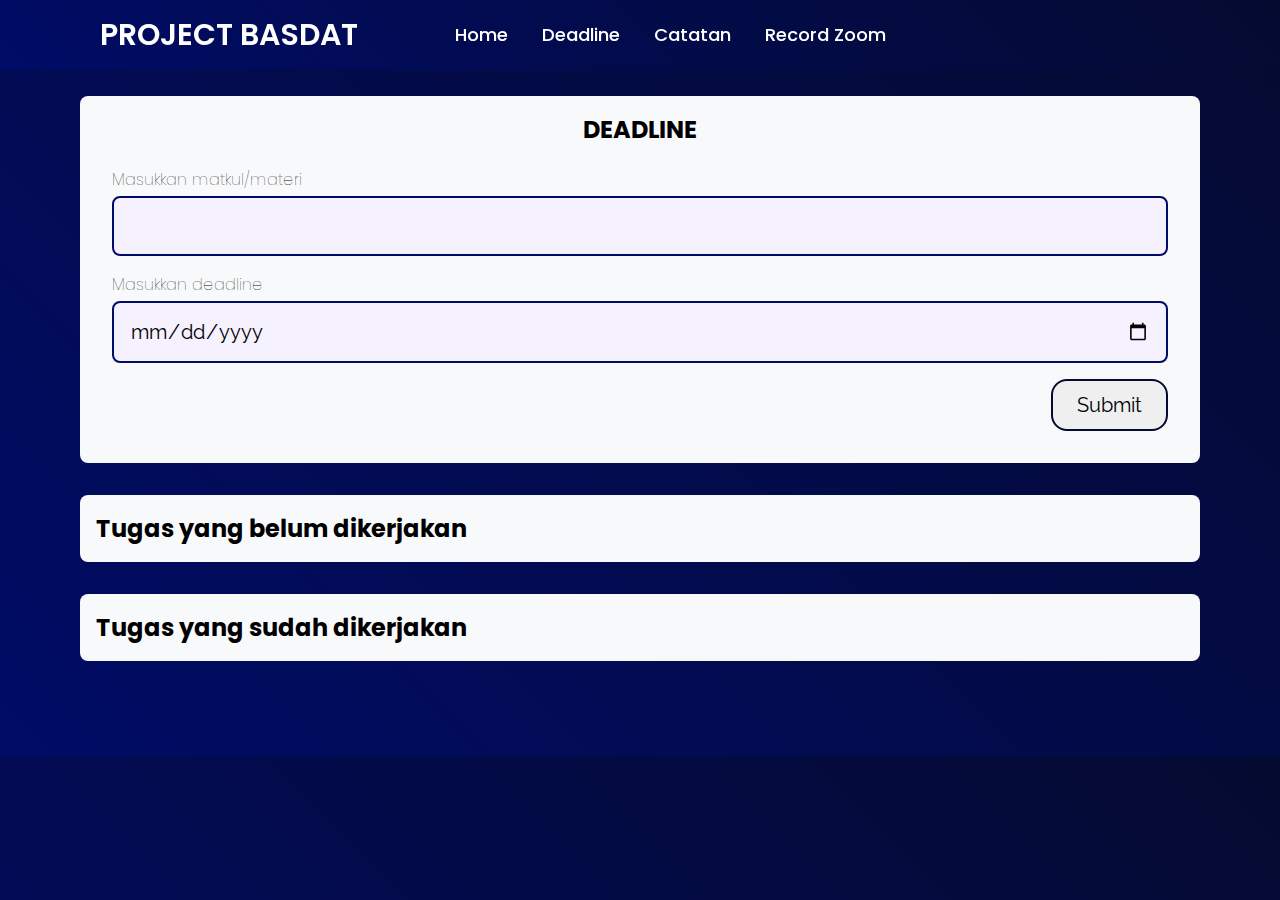
<file: FrontEnd/dead.html>
<!DOCTYPE html>
<html lang="en">

<head>
    <meta charset="UTF-8">
    <meta http-equiv="X-UA-Compatible" content="IE=edge">
    <meta name="viewport" content="width=device-width, initial-scale=1.0">
    <title>DEADLINE</title>
    <link rel="stylesheet" href="css/style.css">
</head>

<body>
    <div class="navbar">
        <nav>
          <input type="checkbox" id="show-search">
          <input type="checkbox" id="show-menu">
          <label for="show-menu" class="menu-icon"><i class="fas fa-bars"></i></label>
          <div class="content">
          <div class="logo"><a href="navigasi.html">PROJECT BASDAT</a></div>
            <ul class="links">
              <li><a href="navigasi.html">Home</a></li>
              <li><a href="dead.html">Deadline</a></li>
              <li><a href="#">Catatan</a></li>
              <li><a href="#">Record Zoom</a></li>
              
          </div>
          <label for="show-search" class="search-icon"><i class="fas fa-search"></i></label>
          <form action="#" class="search-box">
            <input type="text" placeholder="Type Something to Search..." required>
            <button type="submit" class="go-icon"><i class="fas fa-long-arrow-alt-right"></i></button>
          </form>
        </nav>
      </div>

    <div class="wrapper">
        <div class="container bg-white shadow">
            <h2 class="container-header text-center">DEADLINE</h2>
            <form class="form" action="#" id="form">
                <div class="form-group form-title">
                    <label for="title">Masukkan matkul/materi</label>
                    <input type="text" id="title" name="title" required>
                </div>
                <div class="form-group form-title">
                    <label for="date">Masukkan deadline</label>
                    <input type="date" id="date" name="date" required>
                </div>
                <input type="submit" value="Submit" name="Submit" class="btn-submit">
            </form>
        </div>

        <div class="container">
            <h2 class="container-header">Tugas yang belum dikerjakan</h2>
            <div class="list-item" id="todos">
                
            </div>
        </div>

        <div class="container">
            <h2 class="container-header">Tugas yang sudah dikerjakan</h2>
            <div class="list-item" id="completed-todos">
                
            </div>
        </div>
    </div>
    
    <script src="js/data.js" type="text/javascript"></script>
    <script src="js/dom.js" type="text/javascript"></script>
    <script src="js/script.js" type="text/javascript"></script>
</body>

</html>
</file>
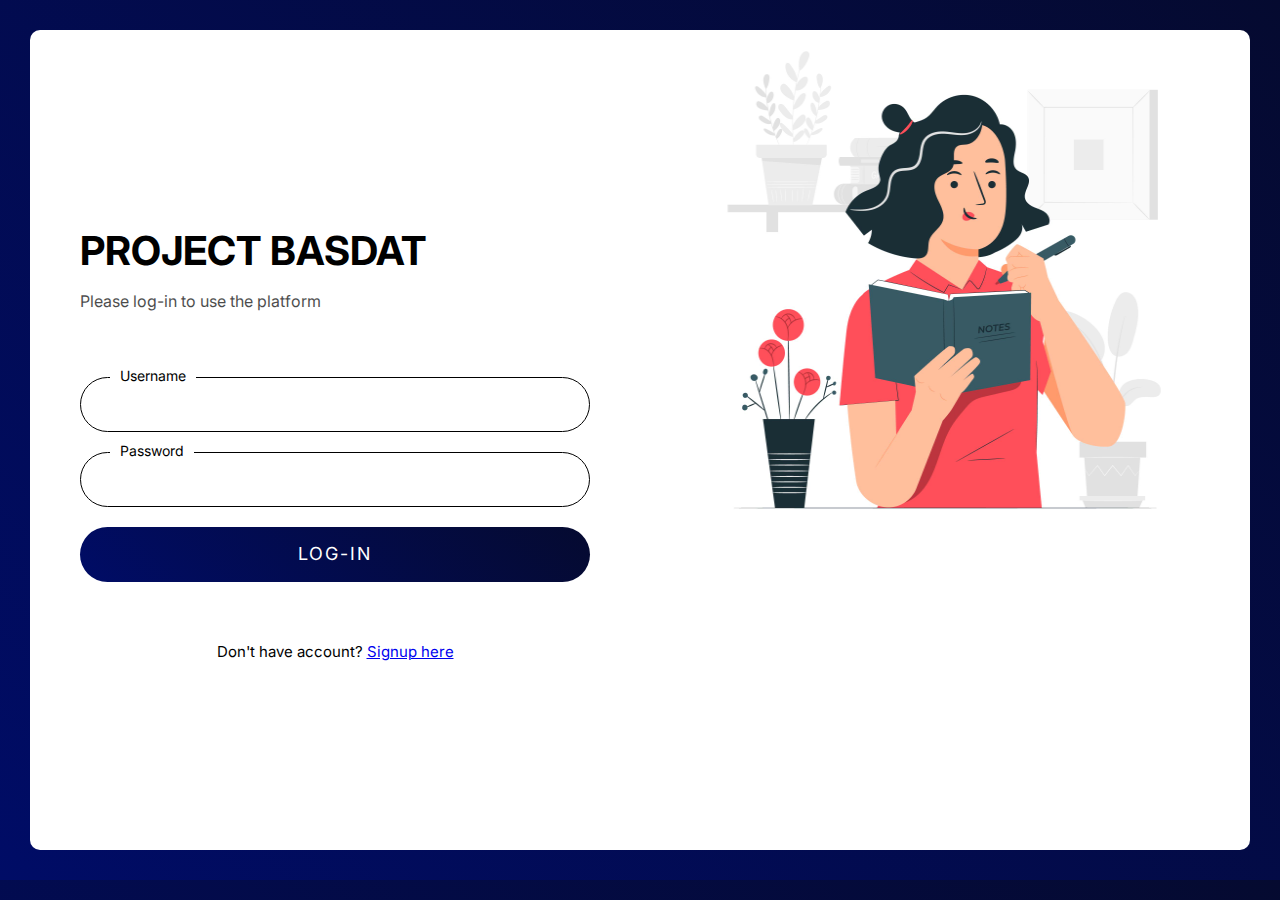
<file: FrontEnd/login.html>
<!DOCTYPE html>
<html lang="en">

<head>
    <meta charset="UTF-8">
    <meta http-equiv="X-UA-Compatible" content="IE=edge">
    <meta name="viewport" content="width=device-width, initial-scale=1.0">
    <link rel="stylesheet" href="signup.css" />
    <link rel="stylesheet"
        href="https://fonts.googleapis.com/css2?family=Material+Symbols+Rounded:opsz,wght,FILL,GRAD@48,600,0,0" />
    <title>Login Page</title>
</head>

<body>

    <div class="container">
        <div class="login-left">
            <div class="login-header">
                <h1>PROJECT BASDAT</h1>
                <p>Please log-in to use the platform</p>
            </div>
            <form class="login-form" autocomplete="off">
                <div class="login-form-content">
                    <div class="form-item">
                        <label for="emailForm">Username</label>
                        <input type="text">
                    </div>
                    <div class="form-item">
                        <label for="passwordForm">Password</label>
                        <input type="password" id="passwordForm">
                    </div>
                    
                    <div class="signin-form">
                        <a href="navigasi.html" style="text-decoration: none; color: #fff;">
                            Log-in
                        </a>
                    </div>
                    <div class="bottom-text">
                        Don't have account? <a href="signup.html">Signup here</a>
                    </div>
                </div>
            </form>
        </div>
        <div class="login-right">
            <img src="image/s1.jpg" alt="image" width="400" height="500">
        </div>
    </div>

    
</body>

</html>
</file>
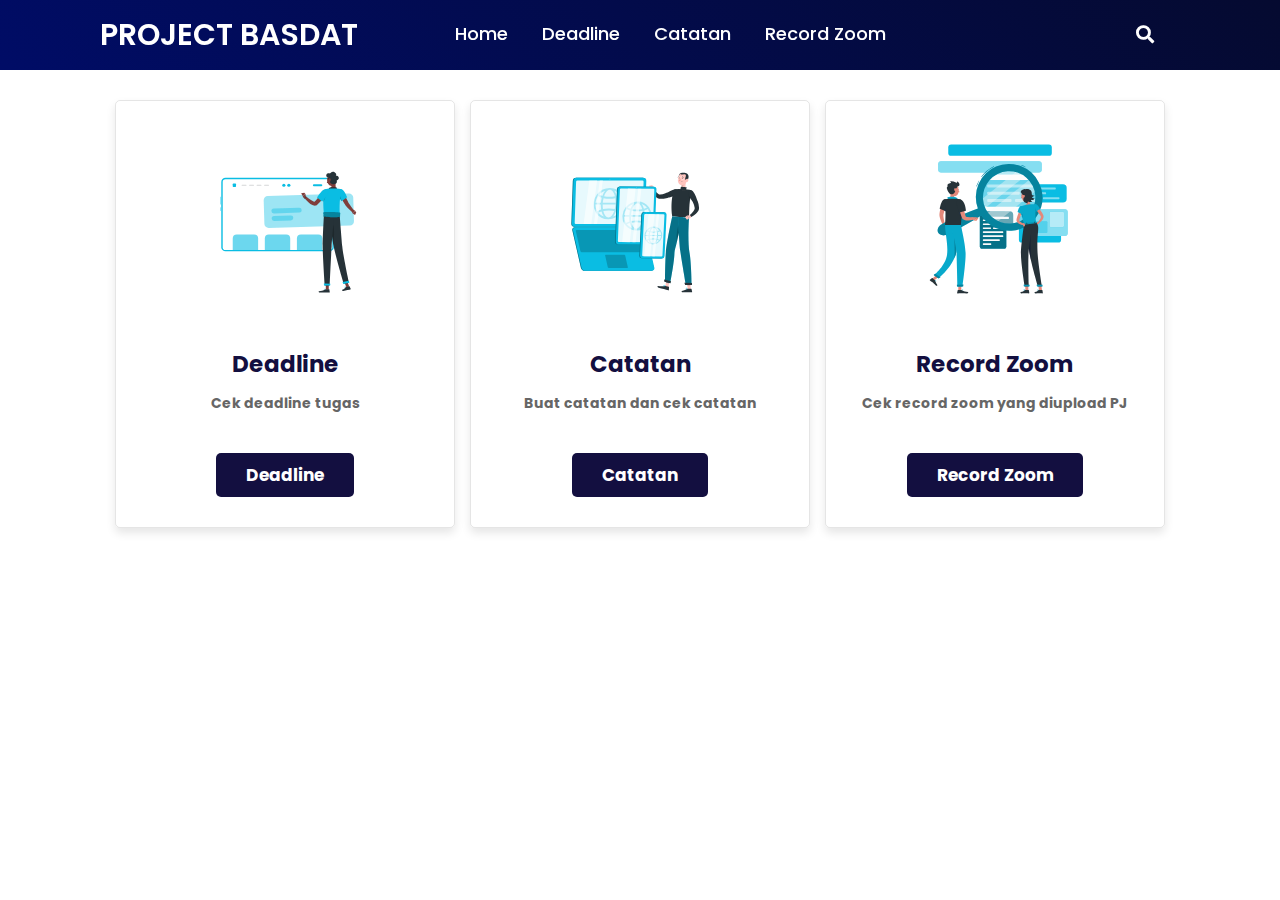
<file: FrontEnd/navigasi.html>
<!DOCTYPE html>
<!-- Created By CodingNepal - www.codingnepalweb.com -->
<html lang="en">
<head>
  <meta charset="UTF-8">
  <meta name="viewport" content="width=device-width, initial-scale=1.0">
  <meta http-equiv="X-UA-Compatible" content="ie=edge">
  <title> MENU DASHBOARD</title>
  <link rel="stylesheet" href="navigasi.css">
  <link rel="stylesheet" href="https://cdnjs.cloudflare.com/ajax/libs/font-awesome/5.15.3/css/all.min.css"/>
</head>
<body>
  <div class="wrapper">
    <nav>
      <input type="checkbox" id="show-search">
      <input type="checkbox" id="show-menu">
      <label for="show-menu" class="menu-icon"><i class="fas fa-bars"></i></label>
      <div class="content">
      <div class="logo"><a href="navigasi.html">PROJECT BASDAT</a></div>
        <ul class="links">
          <li><a href="navigasi.html">Home</a></li>
          <li><a href="dead.html">Deadline</a></li>
          <li><a href="submitnote.html">Catatan</a></li>
          <li><a href="#">Record Zoom</a></li>
          
      </div>
      <label for="show-search" class="search-icon"><i class="fas fa-search"></i></label>
      <form action="#" class="search-box">
        <input type="text" placeholder="Type Something to Search..." required>
        <button type="submit" class="go-icon"><i class="fas fa-long-arrow-alt-right"></i></button>
      </form>
    </nav>
  </div>
  
  <section class="services" id="services">

    <h1 class="heading"</h1>

    <div class="box-container">

        <div class="box">
            <img src="image/s-1.svg" alt="">
            <h3>Deadline</h3>
            <p>Cek deadline tugas</p>
            <a href="dead.html" class="btn">Deadline</a>
        </div>

        <div class="box">
            <img src="image/s-2.svg" alt="">
            <h3>Catatan</h3>
            <p>Buat catatan dan cek catatan</p>
            <a href="submitnote.html" class="btn">Catatan</a>
        </div>

        <div class="box">
            <img src="image/s-3.svg" alt="">
            <h3>Record Zoom</h3>
            <p>Cek record zoom yang diupload PJ</p>
            <a href="#" class="btn">Record Zoom</a>
        </div>


    </div>
  </section>



</body>
</html>
</file>
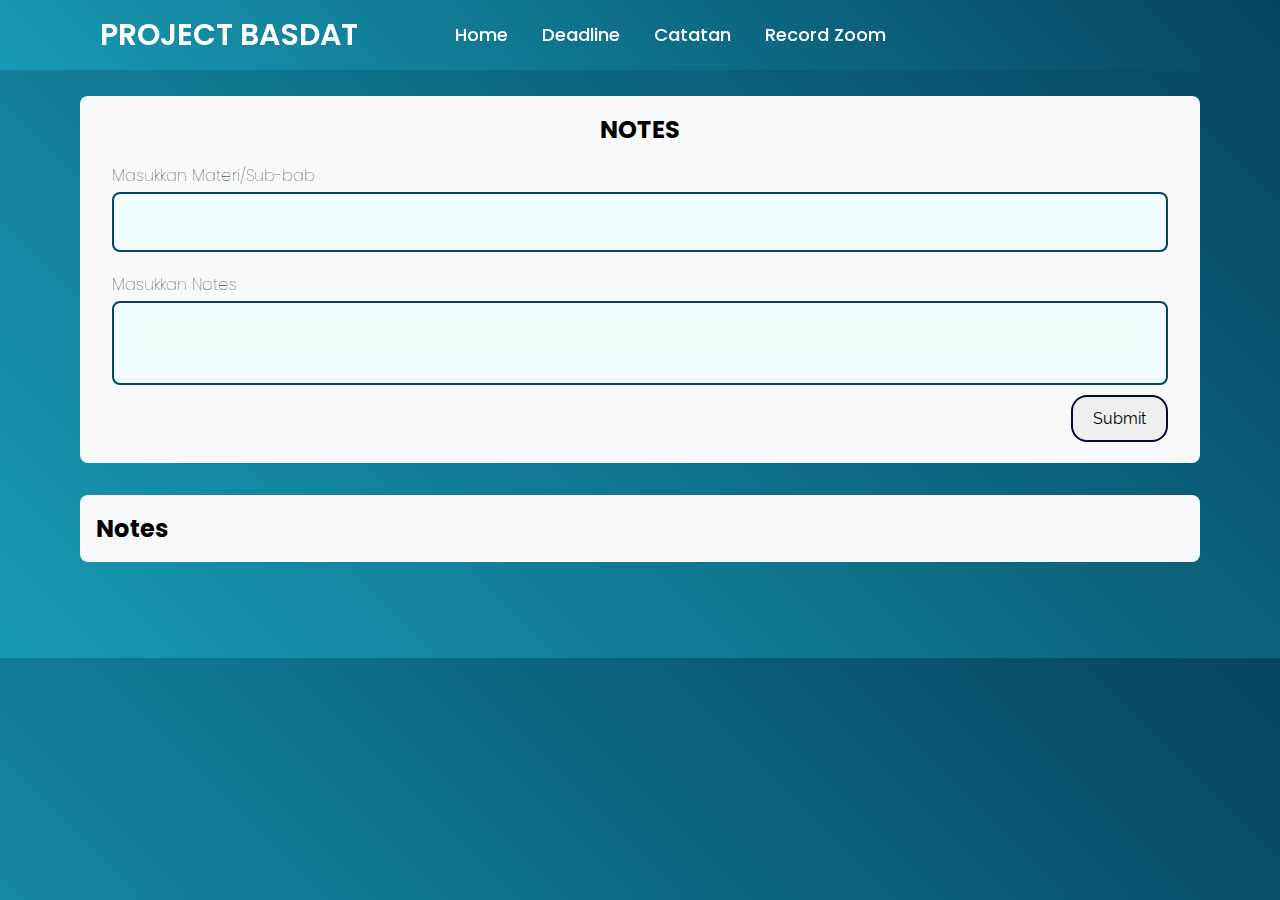
<file: FrontEnd/notes.html>
<!DOCTYPE html>
<html lang="en">

<head>
    <meta charset="UTF-8">
    <meta http-equiv="X-UA-Compatible" content="IE=edge">
    <meta name="viewport" content="width=device-width, initial-scale=1.0">
    <title>DEADLINE</title>
    <link rel="stylesheet" href="notes.css">
</head>

<body>
    <div class="navbar">
        <nav>
          <input type="checkbox" id="show-search">
          <input type="checkbox" id="show-menu">
          <label for="show-menu" class="menu-icon"><i class="fas fa-bars"></i></label>
          <div class="content">
          <div class="logo"><a href="navigasi.html">PROJECT BASDAT</a></div>
            <ul class="links">
              <li><a href="navigasi.html">Home</a></li>
              <li><a href="dead.html">Deadline</a></li>
              <li><a href="notes.html">Catatan</a></li>
              <li><a href="record.html">Record Zoom</a></li>
              
          </div>
          <label for="show-search" class="search-icon"><i class="fas fa-search"></i></label>
          <form action="#" class="search-box">
            <input type="text" placeholder="Type Something to Search..." required>
            <button type="submit" class="go-icon"><i class="fas fa-long-arrow-alt-right"></i></button>
          </form>
        </nav>
      </div>

    <div class="wrapper">
        <div class="container bg-white shadow">
            <h2 class="container-header text-center">NOTES</h2>
            <form class="form" action="#" id="form">
                <div class="form-group form-title">
                    <label for="title">Masukkan Materi/Sub-bab</label>
                    <input type="text" id="title" name="title" required>
                </div>
                <div class="form-group form-title">
                    <label for="notes">Masukkan Notes</label>
                    <textarea type="text" id="notes" name="notes" style="resize: none;" rows="5"></textarea>
                </div>
               
                <input type="submit" value="Submit" name="Submit" class="btn-submit">
            </form>
        </div>

        <div class="container">
            <h2 class="container-header">Notes</h2>
            <div class="list-item" id="todos">
                
            </div>
        </div>

        
    </div>
    
    
</body>

</html>
</file>
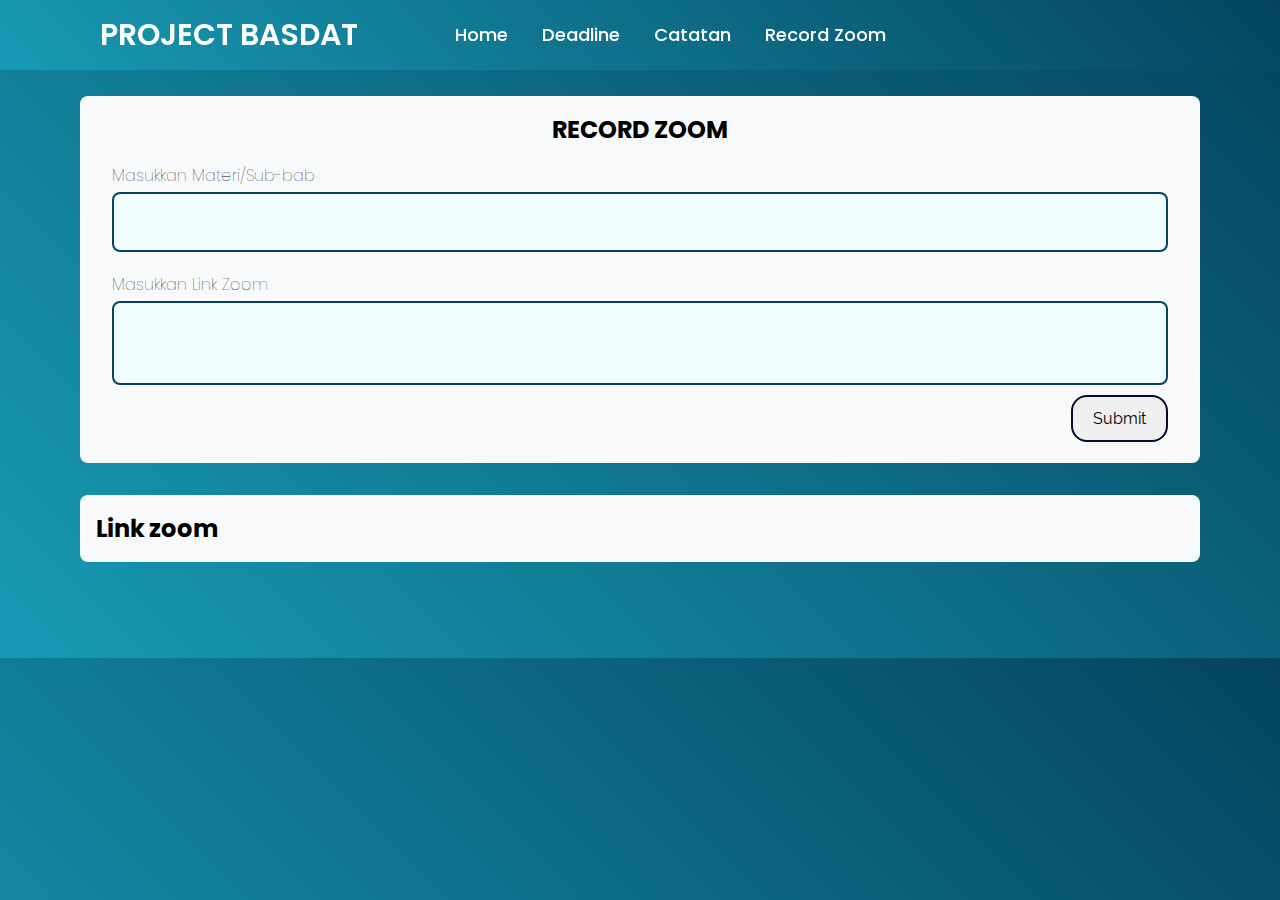
<file: FrontEnd/record.html>
<!DOCTYPE html>
<html lang="en">

<head>
    <meta charset="UTF-8">
    <meta http-equiv="X-UA-Compatible" content="IE=edge">
    <meta name="viewport" content="width=device-width, initial-scale=1.0">
    <title>DEADLINE</title>
    <link rel="stylesheet" href="notes.css">
</head>

<body>
    <div class="navbar">
        <nav>
          <input type="checkbox" id="show-search">
          <input type="checkbox" id="show-menu">
          <label for="show-menu" class="menu-icon"><i class="fas fa-bars"></i></label>
          <div class="content">
          <div class="logo"><a href="navigasi.html">PROJECT BASDAT</a></div>
            <ul class="links">
              <li><a href="navigasi.html">Home</a></li>
              <li><a href="dead.html">Deadline</a></li>
              <li><a href="notes.html">Catatan</a></li>
              <li><a href="record.html">Record Zoom</a></li>
              
          </div>
          <label for="show-search" class="search-icon"><i class="fas fa-search"></i></label>
          <form action="#" class="search-box">
            <input type="text" placeholder="Type Something to Search..." required>
            <button type="submit" class="go-icon"><i class="fas fa-long-arrow-alt-right"></i></button>
          </form>
        </nav>
      </div>

    <div class="wrapper">
        <div class="container bg-white shadow">
            <h2 class="container-header text-center">RECORD ZOOM</h2>
            <form class="form" action="#" id="form">
                <div class="form-group form-title">
                    <label for="title">Masukkan Materi/Sub-bab</label>
                    <input type="text" id="title" name="title" required>
                </div>
                <div class="form-group form-title">
                    <label for="notes">Masukkan Link Zoom</label>
                    <textarea type="text" id="title" name="title" style="resize: none;" rows="5"></textarea>
                </div>
               
                <input type="submit" value="Submit" name="Submit" class="btn-submit">
            </form>
        </div>

        <div class="container">
            <h2 class="container-header">Link zoom</h2>
            <div class="list-item" id="todos">
                
            </div>
        </div>

        
    </div>
    
    
</body>

</html>
</file>
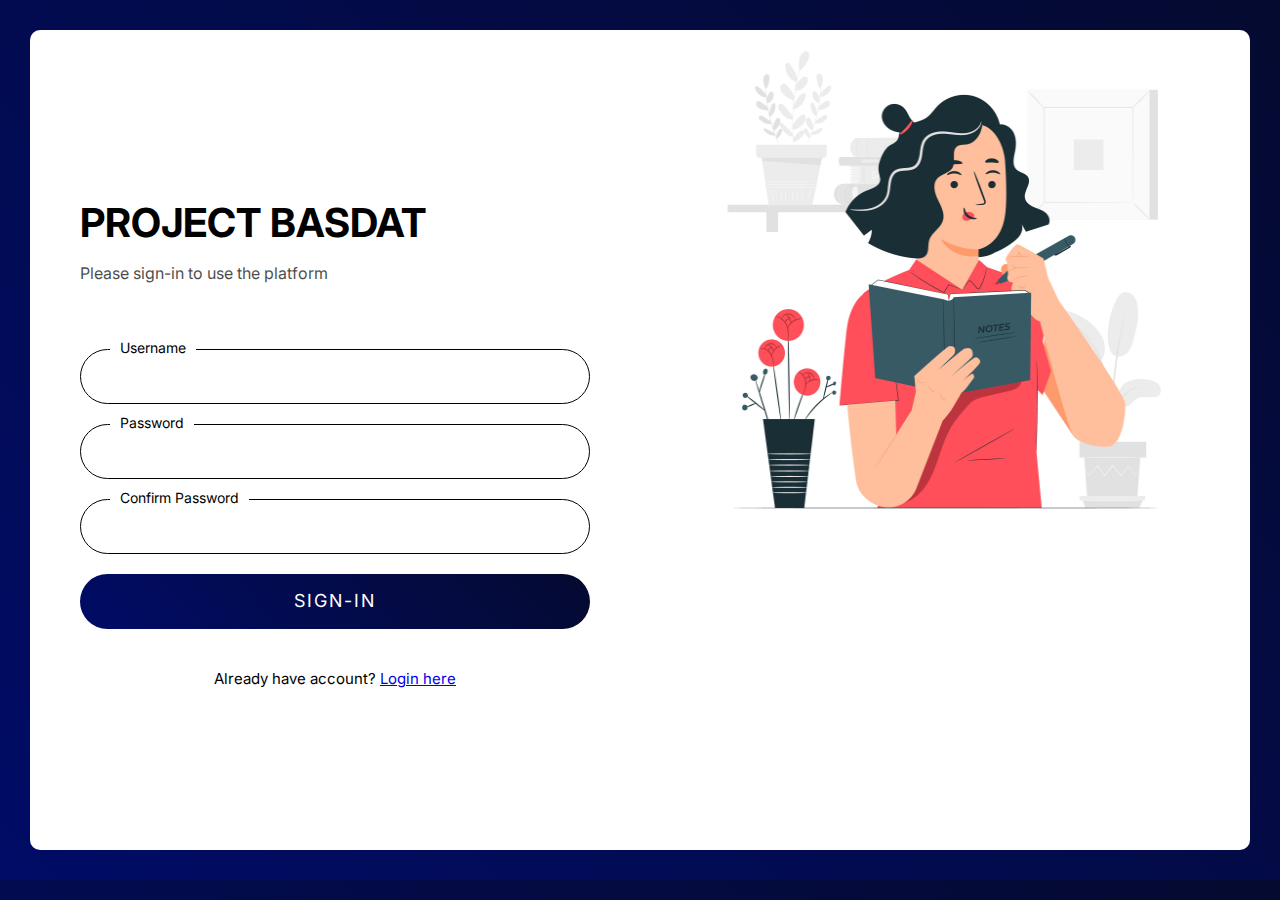
<file: FrontEnd/signup.html>
<!DOCTYPE html>
<html lang="en">

<head>
    <meta charset="UTF-8">
    <meta http-equiv="X-UA-Compatible" content="IE=edge">
    <meta name="viewport" content="width=device-width, initial-scale=1.0">
    <link rel="stylesheet" href="signup.css" />
    <link rel="stylesheet"
        href="https://fonts.googleapis.com/css2?family=Material+Symbols+Rounded:opsz,wght,FILL,GRAD@48,600,0,0" />
    <title>Signup Page</title>
</head>

<body>

    <div class="container">
        <div class="login-left">
            <div class="login-header">
                <h1>PROJECT BASDAT</h1>
                <p>Please sign-in to use the platform</p>
            </div>
            <form class="login-form" autocomplete="off">
                <div class="login-form-content">
                    <div class="form-item">
                        <label for="emailForm">Username</label>
                        <input type="text">
                    </div>
                    <div class="form-item">
                        <label for="passwordForm">Password</label>
                        <input type="password" id="passwordForm">
                    </div>
                    <div class="form-item">
                        <label for="passwordForm">Confirm Password</label>
                        <input type="password" id="passwordForm">
                    </div>
                    <div class="signin-form">
                        <a href="login.html" style="text-decoration: none; color: #fff;">
                            Sign-in
                        </a>
                    </div>
                    
                </div>
                <div class="bottom-text">
                    Already have account? <a href="login.html">Login here</a>
                </div>
            </form>
        </div>
        <div class="login-right">
            <img src="image/s1.jpg" alt="image" width="400" height="500">
        </div>
    </div>

    
</body>

</html>
</file>
<file: FrontEnd/css/style.css>
@import url('https://fonts.googleapis.com/css2?family=Raleway&display=swap');

@import url('https://fonts.googleapis.com/css2?family=Poppins:wght@200;300;400;500;600;700&display=swap');
*{
  margin: 0;
  padding: 0;
  box-sizing: border-box;
  text-decoration: none;
  font-family: 'Poppins', sans-serif;
}
.navbar{
  background: linear-gradient(45deg, #000C66, #050A30);
  position: fixed;
  width: 100%;
}
.navbar nav{
  position: relative;
  display: flex;
  max-width: calc(100% - 200px);
  margin: 0 auto;
  height: 70px;
  align-items: center;
  justify-content: space-between;
}
nav .content{
  display: flex;
  align-items: center;
}
nav .content .links{
  margin-left: 80px;
  display: flex;
}
.content .logo a{
  color: #fff;
  font-size: 30px;
  font-weight: 600;
}
.content .links li{
  list-style: none;
  line-height: 70px;
}
.content .links li a,
.content .links li label{
  color: #fff;
  font-size: 18px;
  font-weight: 500;
  padding: 9px 17px;
  border-radius: 5px;
  transition: all 0.3s ease;
}
.content .links li label{
  display: none;
}
.content .links li a:hover,
.content .links li label:hover{
    background: linear-gradient(45deg, #055C9D,#050A30);
}
.navbar .search-icon,
.navbar .menu-icon{
  color: #fff;
  font-size: 18px;
  cursor: pointer;
  line-height: 70px;
  width: 70px;
  text-align: center;
}
.navbar .menu-icon{
  display: none;
}
.navbar #show-search:checked ~ .search-icon i::before{
  content: "\f00d";
}
.navbar .search-box{
  position: absolute;
  height: 100%;
  max-width: calc(100% - 50px);
  width: 100%;
  opacity: 0;
  pointer-events: none;
  transition: all 0.3s ease;
}
.navbar #show-search:checked ~ .search-box{
  opacity: 1;
  pointer-events: auto;
}
.search-box input{
  width: 100%;
  height: 100%;
  border: none;
  outline: none;
  font-size: 17px;
  color: #fff;
  background: linear-gradient(45deg, #000C66,#050A30);
  padding: 0 100px 0 15px;
}
.search-box input::placeholder{
  color: #f2f2f2;
}
.search-box .go-icon{
  position: absolute;
  right: 10px;
  top: 50%;
  transform: translateY(-50%);
  line-height: 60px;
  width: 70px;
  background: linear-gradient(45deg, #000C66,#050A30);
  border: none;
  outline: none;
  color: #fff;
  font-size: 20px;
  cursor: pointer;
}
.navbar input[type="checkbox"]{
  display: none;
}
/* Dropdown Menu code start */
.content .links ul{
  position: absolute;
  background: linear-gradient(45deg, #000C66, #050A30);
  top: 80px;
  z-index: -1;
  opacity: 0;
  visibility: hidden;
}
.content .links li:hover > ul{
  top: 70px;
  opacity: 1;
  visibility: visible;
  transition: all 0.3s ease;
}
.content .links ul li a{
  display: block;
  width: 100%;
  line-height: 30px;
  border-radius: 0px!important;
}
.content .links ul ul{
  position: absolute;
  top: 0;
  right: calc(-100% + 8px);
}
.content .links ul li{
  position: relative;
}
.content .links ul li:hover ul{
  top: 0;
}
/* Responsive code start */
@media screen and (max-width: 1250px){
  .navbar nav{
    max-width: 100%;
    padding: 0 20px;
  }
  nav .content .links{
    margin-left: 30px;
  }
  .content .links li a{
    padding: 8px 13px;
  }
  .navbar .search-box{
    max-width: calc(100% - 100px);
  }
  .navbar .search-box input{
    padding: 0 100px 0 15px;
  }
}
@media screen and (max-width: 900px){
  .navbar .menu-icon{
    display: block;
  }
  .navbar #show-menu:checked ~ .menu-icon i::before{
    content: "\f00d";
  }
  nav .content .links{
    display: block;
    position: fixed;
    background: #050A30;
    height: 100%;
    width: 100%;
    top: 70px;
    left: -100%;
    margin-left: 0;
    max-width: 350px;
    overflow-y: auto;
    padding-bottom: 100px;
    transition: all 0.3s ease;
  }
  nav #show-menu:checked ~ .content .links{
    left: 0%;
  }
  .content .links li{
    margin: 15px 20px;
  }
  .content .links li a,
  .content .links li label{
    line-height: 40px;
    font-size: 20px;
    display: block;
    padding: 8px 18px;
    cursor: pointer;
  }
  .content .links li a.desktop-link{
    display: none;
  }
  /* dropdown responsive code start */
  .content .links ul,
  .content .links ul ul{
    position: static;
    opacity: 1;
    visibility: visible;
    background: none;
    max-height: 0px;
    overflow: hidden;
  }
  .content .links #show-features:checked ~ ul,
  .content .links #show-services:checked ~ ul,
  .content .links #show-items:checked ~ ul{
    max-height: 100vh;
  }
  .content .links ul li{
    margin: 7px 20px;
  }
  .content .links ul li a{
    font-size: 18px;
    line-height: 30px;
    border-radius: 5px!important;
  }
}
@media screen and (max-width: 400px){
  .nabar nav{
    padding: 0 10px;
  }
  .content .logo a{
    font-size: 27px;
  }
  .navbar .search-box{
    max-width: calc(100% - 70px);
  }
  .navbar .search-box .go-icon{
    width: 30px;
    right: 0;
  }
  .navbar .search-box input{
    padding-right: 30px;
  }
}


* {
    box-sizing: border-box;
}

html,
body {
    font-family: Raleway;
    margin: 0;
    padding: 0;
    box-sizing: border-box;
    background: linear-gradient(45deg, #000C66, #050A30);
}



.wrapper {
    display: flex;
    flex-direction: column;
    align-items: center;
    padding: 80px;
}

.wrapper .container {
    width: 100%;
    border-radius: 8px;
    margin: 16px;
    background: #F8F9FA;
    padding: 16px;
    flex-grow: 1;
    height: fit-content;
    
    
}


.item {
    border-radius: 16px;
    margin-top: 16px;
    padding: 12px 24px 12px 24px;
    background: #fff;
    display: flex;
    align-items: center;
}

.item > .inner h2 {
    margin-bottom: unset;
    font-size: 20px;
}

.item > .inner p {
    margin-top: 5px;
    font-size: 13px;
}


.form {
    display: flex;
    padding: 16px;
    flex-direction: column;
    height: 300px;
    border-radius: 16px;
    
}

.form-group {
    display: flex;
    flex-direction: column;
    
}

.form-group label {
    margin-bottom: 4px;
    font-size: 24;
    font-weight: lighter;
    
}

.shadow {
    box-shadow: 0 5px 10px linear-gradient(45deg, #000C66, #050A30);
}

input[type=text],
input[type=date] {
    font-family: Raleway;
    background: #F5F1FF;
    border: 2px solid #000C66;
    border-radius: 8px;
    padding: 16px;
    box-sizing: border-box;
    margin-bottom: 8px;
    font-size: 20px;
}

.btn-submit {
    width: fit-content;
    border: none;
    font-family: Raleway;
    border-radius: 16px;
    padding: 12px 24px;
    border:2px solid #050A30;
    color: black;
    font-size: 20px;
    margin-top: auto;
    align-self: flex-end;
    cursor: pointer;
}

.btn-submit:hover{
    background: #050A30;
    color: white;
}

input[type=text],
input[type=date],
.btn-submit:focus{
    outline: none;
}


.text-center {
    text-align: center;
    
}

.form-title {
    margin: auto 0;
}

.check-button {
    background: url('../assets/check-outline.svg');
    background-size: contain;
    width: 25px;
    height: 25px;
    margin-left: auto;
    cursor: pointer;
    border: none;
}

.check-button:hover {
    background: url('../assets/check-solid.svg');
    background-size: contain;
}

.trash-button{
    background: url('../assets/trash-outline.svg');
    background-size: contain;
    width: 25px;
    height: 25px;
    margin-left: 16px;
    cursor: pointer;
    border: none;
}

.trash-button:hover {
    background: url('../assets/trash-fill.svg');
    background-size: contain;
}

.undo-button{
    background: url('../assets/undo-ouline.svg');
    background-size: contain;
    width: 25px;
    height: 25px;
    margin-left: auto;
    cursor: pointer;
    border: none;
}

.undo-button:hover {
    background: url('../assets/undo-ouline.svg');
    background-size: contain;
}

.check-button:focus, .trash-button {
    outline: none;
}


@media only screen and (max-width: 1024px) {
    .wrapper {
        margin: 0;
    }

    .wrapper .container {
        width: 100%;
    }

    .list-item {
        width: 90%;
    }

    .form {
        width: 100%;
    }

}
</file>
<file: FrontEnd/signup.css>
@import url("https://fonts.googleapis.com/css2?family=Inter:wght@300;600&display=swap");
* {
  box-sizing: border-box;
}

body {
  padding: 0;
  margin: 0;
  font-family: "Inter", sans-serif;
  background: linear-gradient(45deg, #000C66,#050A30);
  padding: 30px;
}

.container {
  min-height: calc(100vh - 80px);
  display: grid;
  grid-template-columns: 50% 50%;
  border-radius: 10px;
  overflow: hidden;
}

.login-left {
  display: flex;
  flex-direction: column;
  justify-content: center;
  padding-left: 150px;
  background-color: white;
}

.login-right {
  background-color: #fff;
  display: flex;
  justify-content: center;
}
.login-right img {
  width: 80%;
}

.login-header {
  margin-bottom: 50px;
}
.login-header h1 {
  font-size: 40px;
  margin-bottom: 10px;
}
.login-header p {
  opacity: 0.7;
}

.login-form {
  width: 450px;
}
.login-form-content {
  display: flex;
  flex-direction: column;
  gap: 20px;
}

.bottom-text{
  margin-top: 40px;
  text-align: center;
  font-size: 15px;
  margin-bottom: 20px;
}


.form-item label:not(.checkboxLabel) {
  display: inline-block;
  background-color: white;
  margin-bottom: 10px;
  position: absolute;
  padding: 0 10px;
  transform: translate(30px, -10px);
  font-size: 14px;
}

input[type=text],
input[type=password],
input[type=email] {
  border: 1px solid black;
  outline: none;
  height: 55px;
  padding: 0 2rem;
  border-radius: 100px;
  width: 100%;
  transition: background 0.5s;
  font-size: 18px;
}
input[type=text]:focus,
input[type=password]:focus,
input[type=email]:focus {
  border-color: #131086;
}

.checkbox {
  display: flex;
  align-items: center;
  gap: 7px;
}

input[type=checkbox] {
  width: 20px;
  height: 20px;
  accent-color: #fff;
}

.signin-form {
  border: none;
  background: linear-gradient(45deg, #000C66,#050A30);
  color: white;
  text-decoration: none;
  padding: 1rem;
  border-radius: 100px;
  text-align: center;
  text-transform: uppercase;
  letter-spacing: 2px;
  font-size: 18px;
  height: 55px;
  cursor: pointer;

}

/* Responsive */
@media (max-width: 1350px) {
  .login-left {
    padding: 50px !important;
  }
  .login-form {
    width: 100%;
  }
  .login-form-footer {
    flex-direction: column;
    gap: 15px;
  }
}
@media (max-width: 768px) {
  body {
    padding: 20px;
  }
  .container {
    grid-template-columns: auto;
  }
  .login-right {
    display: none;
  }
}/*# sourceMappingURL=style.css.map */
</file>
<file: FrontEnd/navigasi.css>
@import url('https://fonts.googleapis.com/css2?family=Poppins:wght@200;300;400;500;600;700&display=swap');
*{
  margin: 0;
  padding: 0;
  box-sizing: border-box;
  text-decoration: none;
  font-family: 'Poppins', sans-serif;
}
.wrapper{
  background: linear-gradient(45deg, #000C66, #050A30);
  position: fixed;
  width: 100%;
}
.wrapper nav{
  position: relative;
  display: flex;
  max-width: calc(100% - 200px);
  margin: 0 auto;
  height: 70px;
  align-items: center;
  justify-content: space-between;
}
nav .content{
  display: flex;
  align-items: center;
}
nav .content .links{
  margin-left: 80px;
  display: flex;
}
.content .logo a{
  color: #fff;
  font-size: 30px;
  font-weight: 600;
}
.content .links li{
  list-style: none;
  line-height: 70px;
}
.content .links li a,
.content .links li label{
  color: #fff;
  font-size: 18px;
  font-weight: 500;
  padding: 9px 17px;
  border-radius: 5px;
  transition: all 0.3s ease;
}
.content .links li label{
  display: none;
}
.content .links li a:hover,
.content .links li label:hover{
    background: linear-gradient(45deg, #055C9D,#050A30);
}
.wrapper .search-icon,
.wrapper .menu-icon{
  color: #fff;
  font-size: 18px;
  cursor: pointer;
  line-height: 70px;
  width: 70px;
  text-align: center;
}
.wrapper .menu-icon{
  display: none;
}
.wrapper #show-search:checked ~ .search-icon i::before{
  content: "\f00d";
}
.wrapper .search-box{
  position: absolute;
  height: 100%;
  max-width: calc(100% - 50px);
  width: 100%;
  opacity: 0;
  pointer-events: none;
  transition: all 0.3s ease;
}
.wrapper #show-search:checked ~ .search-box{
  opacity: 1;
  pointer-events: auto;
}
.search-box input{
  width: 100%;
  height: 100%;
  border: none;
  outline: none;
  font-size: 17px;
  color: #fff;
  background: linear-gradient(45deg, #000C66,#050A30);
  padding: 0 100px 0 15px;
}
.search-box input::placeholder{
  color: #f2f2f2;
}
.search-box .go-icon{
  position: absolute;
  right: 10px;
  top: 50%;
  transform: translateY(-50%);
  line-height: 60px;
  width: 70px;
  background: linear-gradient(45deg, #000C66,#050A30);
  border: none;
  outline: none;
  color: #fff;
  font-size: 20px;
  cursor: pointer;
}
.wrapper input[type="checkbox"]{
  display: none;
}
/* Dropdown Menu code start */
.content .links ul{
  position: absolute;
  background: linear-gradient(45deg, #000C66, #050A30);
  top: 80px;
  z-index: -1;
  opacity: 0;
  visibility: hidden;
}
.content .links li:hover > ul{
  top: 70px;
  opacity: 1;
  visibility: visible;
  transition: all 0.3s ease;
}
.content .links ul li a{
  display: block;
  width: 100%;
  line-height: 30px;
  border-radius: 0px!important;
}
.content .links ul ul{
  position: absolute;
  top: 0;
  right: calc(-100% + 8px);
}
.content .links ul li{
  position: relative;
}
.content .links ul li:hover ul{
  top: 0;
}
/* Responsive code start */
@media screen and (max-width: 1250px){
  .wrapper nav{
    max-width: 100%;
    padding: 0 20px;
  }
  nav .content .links{
    margin-left: 30px;
  }
  .content .links li a{
    padding: 8px 13px;
  }
  .wrapper .search-box{
    max-width: calc(100% - 100px);
  }
  .wrapper .search-box input{
    padding: 0 100px 0 15px;
  }
}
@media screen and (max-width: 900px){
  .wrapper .menu-icon{
    display: block;
  }
  .wrapper #show-menu:checked ~ .menu-icon i::before{
    content: "\f00d";
  }
  nav .content .links{
    display: block;
    position: fixed;
    background: #050A30;
    height: 100%;
    width: 100%;
    top: 70px;
    left: -100%;
    margin-left: 0;
    max-width: 350px;
    overflow-y: auto;
    padding-bottom: 100px;
    transition: all 0.3s ease;
  }
  nav #show-menu:checked ~ .content .links{
    left: 0%;
  }
  .content .links li{
    margin: 15px 20px;
  }
  .content .links li a,
  .content .links li label{
    line-height: 40px;
    font-size: 20px;
    display: block;
    padding: 8px 18px;
    cursor: pointer;
  }
  .content .links li a.desktop-link{
    display: none;
  }
  /* dropdown responsive code start */
  .content .links ul,
  .content .links ul ul{
    position: static;
    opacity: 1;
    visibility: visible;
    background: none;
    max-height: 0px;
    overflow: hidden;
  }
  .content .links #show-features:checked ~ ul,
  .content .links #show-services:checked ~ ul,
  .content .links #show-items:checked ~ ul{
    max-height: 100vh;
  }
  .content .links ul li{
    margin: 7px 20px;
  }
  .content .links ul li a{
    font-size: 18px;
    line-height: 30px;
    border-radius: 5px!important;
  }
}
@media screen and (max-width: 400px){
  .wrapper nav{
    padding: 0 10px;
  }
  .content .logo a{
    font-size: 27px;
  }
  .wrapper .search-box{
    max-width: calc(100% - 70px);
  }
  .wrapper .search-box .go-icon{
    width: 30px;
    right: 0;
  }
  .wrapper .search-box input{
    padding-right: 30px;
  }
}


@import url('https://fonts.googleapis.com/css2?family=Poppins:wght@100;200;300;400;500;600;700&display=swap');

:root{
    --blue:#000C66;
    --black:#130f40;
    --light-color:#666;
    --border:.1rem solid rgba(0,0,0,.1);
    --box-shadow:0 .5rem 1rem rgba(0,0,0,.1);
}

html{
    font-size: 62.5%;
    overflow-x: hidden;
    scroll-padding-top: 11rem;
    scroll-behavior: smooth;
}

section{
    padding:10rem 9%;
}


html::-webkit-scrollbar-track{
    background: #fff;
}

html::-webkit-scrollbar-thumb{
    background: var(--blue);
    border-radius: 5rem;
}

.heading{
    text-align: center;
    padding-bottom: 1rem;
    font-size: 5rem;
    color:var(--black);
}



   

.btn{
    margin-top: 1rem;
    display: inline-block;
    padding:.9rem 3rem;
    font-size: 1.7rem;
    cursor: pointer;
    color:#fff;
    background: var(--black);
    border-radius: .5rem;
}

.btn:hover{
    background: var(--blue);
}


.services .box-container{
    display: grid;
    grid-template-columns: repeat(auto-fit, minmax(27rem, 1fr));
    gap:1.5rem;
}

.services .box-container .box{
    text-align: center;
    border:var(--border);
    box-shadow: var(--box-shadow);
    border-radius: .5rem;
    padding:2.5rem;
}

.services .box-container .box img{
    height: 20rem;
}

.services .box-container .box h3{
    font-size: 2.3rem;
    color:var(--black);
}

.services .box-container .box p{
    font-size: 1.4rem;
    color:var(--light-color);
    padding:1rem 0;
    line-height: 1.8;
}

/* media queries  */
@media (max-width:991px){


    section{
        padding:2rem;
    }

}
</file>
<file: FrontEnd/notes.css>
@import url('https://fonts.googleapis.com/css2?family=Raleway&display=swap');

@import url('https://fonts.googleapis.com/css2?family=Poppins:wght@200;300;400;500;600;700&display=swap');
*{
  margin: 0;
  padding: 0;
  box-sizing: border-box;
  text-decoration: none;
  font-family: 'Poppins', sans-serif;
}
.navbar{
  background: linear-gradient(45deg, #189AB4, #05445E);
  position: fixed;
  width: 100%;
}
.navbar nav{
  position: relative;
  display: flex;
  max-width: calc(100% - 200px);
  margin: 0 auto;
  height: 70px;
  align-items: center;
  justify-content: space-between;
}
nav .content{
  display: flex;
  align-items: center;
}
nav .content .links{
  margin-left: 80px;
  display: flex;
}
.content .logo a{
  color: #fff;
  font-size: 30px;
  font-weight: 600;
}
.content .links li{
  list-style: none;
  line-height: 70px;
}
.content .links li a,
.content .links li label{
  color: #fff;
  font-size: 18px;
  font-weight: 500;
  padding: 9px 17px;
  border-radius: 5px;
  transition: all 0.3s ease;
}
.content .links li label{
  display: none;
}
.content .links li a:hover,
.content .links li label:hover{
  background: linear-gradient(45deg, #189AB4, #05445E);
}
.navbar .search-icon,
.navbar .menu-icon{
  color: #fff;
  font-size: 18px;
  cursor: pointer;
  line-height: 70px;
  width: 70px;
  text-align: center;
}
.navbar .menu-icon{
  display: none;
}
.navbar #show-search:checked ~ .search-icon i::before{
  content: "\f00d";
}
.navbar .search-box{
  position: absolute;
  height: 100%;
  max-width: calc(100% - 50px);
  width: 100%;
  opacity: 0;
  pointer-events: none;
  transition: all 0.3s ease;
}
.navbar #show-search:checked ~ .search-box{
  opacity: 1;
  pointer-events: auto;
}
.search-box input{
  width: 100%;
  height: 100%;
  border: none;
  outline: none;
  font-size: 17px;
  color: #fff;
  background: linear-gradient(45deg, #189AB4, #05445E);
  padding: 0 100px 0 15px;
}
.search-box input::placeholder{
  color: #f2f2f2;
}
.search-box .go-icon{
  position: absolute;
  right: 10px;
  top: 50%;
  transform: translateY(-50%);
  line-height: 60px;
  width: 70px;
  background: linear-gradient(45deg, #189AB4, #05445E);
  border: none;
  outline: none;
  color: #fff;
  font-size: 20px;
  cursor: pointer;
}
.navbar input[type="checkbox"]{
  display: none;
}
/* Dropdown Menu code start */
.content .links ul{
  position: absolute;
  background: linear-gradient(45deg, #189AB4, #05445E);
  top: 80px;
  z-index: -1;
  opacity: 0;
  visibility: hidden;
}
.content .links li:hover > ul{
  top: 70px;
  opacity: 1;
  visibility: visible;
  transition: all 0.3s ease;
}
.content .links ul li a{
  display: block;
  width: 100%;
  line-height: 30px;
  border-radius: 0px!important;
}
.content .links ul ul{
  position: absolute;
  top: 0;
  right: calc(-100% + 8px);
}
.content .links ul li{
  position: relative;
}
.content .links ul li:hover ul{
  top: 0;
}
/* Responsive code start */
@media screen and (max-width: 1250px){
  .navbar nav{
    max-width: 100%;
    padding: 0 20px;
  }
  nav .content .links{
    margin-left: 30px;
  }
  .content .links li a{
    padding: 8px 13px;
  }
  .navbar .search-box{
    max-width: calc(100% - 100px);
  }
  .navbar .search-box input{
    padding: 0 100px 0 15px;
  }
}
@media screen and (max-width: 900px){
  .navbar .menu-icon{
    display: block;
  }
  .navbar #show-menu:checked ~ .menu-icon i::before{
    content: "\f00d";
  }
  nav .content .links{
    display: block;
    position: fixed;
    background: #050A30;
    height: 100%;
    width: 100%;
    top: 70px;
    left: -100%;
    margin-left: 0;
    max-width: 350px;
    overflow-y: auto;
    padding-bottom: 100px;
    transition: all 0.3s ease;
  }
  nav #show-menu:checked ~ .content .links{
    left: 0%;
  }
  .content .links li{
    margin: 15px 20px;
  }
  .content .links li a,
  .content .links li label{
    line-height: 40px;
    font-size: 20px;
    display: block;
    padding: 8px 18px;
    cursor: pointer;
  }
  .content .links li a.desktop-link{
    display: none;
  }
  /* dropdown responsive code start */
  .content .links ul,
  .content .links ul ul{
    position: static;
    opacity: 1;
    visibility: visible;
    background: none;
    max-height: 0px;
    overflow: hidden;
  }
  .content .links #show-features:checked ~ ul,
  .content .links #show-services:checked ~ ul,
  .content .links #show-items:checked ~ ul{
    max-height: 100vh;
  }
  .content .links ul li{
    margin: 7px 20px;
  }
  .content .links ul li a{
    font-size: 18px;
    line-height: 30px;
    border-radius: 5px!important;
  }
}
@media screen and (max-width: 400px){
  .nabar nav{
    padding: 0 10px;
  }
  .content .logo a{
    font-size: 27px;
  }
  .navbar .search-box{
    max-width: calc(100% - 70px);
  }
  .navbar .search-box .go-icon{
    width: 30px;
    right: 0;
  }
  .navbar .search-box input{
    padding-right: 30px;
  }
}


* {
    box-sizing: border-box;
}

html,
body {
    font-family: Raleway;
    margin: 0;
    padding: 0;
    box-sizing: border-box;
    background: linear-gradient(45deg, #189AB4, #05445E);
}



.wrapper {
    display: flex;
    flex-direction: column;
    align-items: center;
    padding: 80px;
}

.wrapper .container {
    width: 100%;
    border-radius: 8px;
    margin: 16px;
    background: #F8F9FA;
    padding: 16px;
    flex-grow: 1;
    height: fit-content;
    
    
}


.item {
    border-radius: 16px;
    margin-top: 16px;
    padding: 12px 24px 12px 24px;
    background: #fff;
    display: flex;
    align-items: center;
}

.item > .inner h2 {
    margin-bottom: unset;
    font-size: 20px;
}

.item > .inner p {
    margin-top: 5px;
    font-size: 13px;
}


.form {
    display: flex;
    padding: 16px;
    flex-direction: column;
    height: 300px;
    border-radius: 16px;
    
}

.form-group {
    display: flex;
    flex-direction: column;
    
}

.form-group label {
    margin-bottom: 4px;
    font-size: 24;
    font-weight: lighter;
    
}

.shadow {
    box-shadow: 0 5px 10px linear-gradient(45deg, #fff, #fff);
}

input[type=text] {
    font-family: Raleway;
    background: #f1fdff;
    border: 2px solid #05445E;
    border-radius: 8px;
    padding: 16px;
    box-sizing: border-box;
    margin-bottom: 20px;
    font-size: 20px;
}
textarea {
  font-family: Raleway;
    background: #f1fdff;
    border: 2px solid #05445E;
    border-radius: 8px;
}


.btn-submit {
    width: fit-content;
    border: none;
    font-family: Raleway;
    border-radius: 16px;
    padding: 12px 20px;
    border:2px solid #050A30;
    color: black;
    font-size: 16px;
    margin-top: 10px;
    align-self: flex-end;
    cursor: pointer;
}

.btn-submit:hover{
    background: #050A30;
    color: white;
}

input[type=text],
input[type=date],
.btn-submit:focus{
    outline: none;
}


.text-center {
    text-align: center;
    
}

.form-title {
    margin: auto 0;
}

.check-button {
    background: url('assets/check-outline.svg');
    background-size: contain;
    width: 25px;
    height: 25px;
    margin-left: auto;
    cursor: pointer;
    border: none;
}

.check-button:hover {
    background: url('assets/check-solid.svg');
    background-size: contain;
}

.trash-button{
    background: url('assets/trash-outline.svg');
    background-size: contain;
    width: 25px;
    height: 25px;
    margin-left: 16px;
    cursor: pointer;
    border: none;
}

.trash-button:hover {
    background: url('assets/trash-fill.svg');
    background-size: contain;
}

.undo-button{
    background: url('assets/undo-ouline.svg');
    background-size: contain;
    width: 25px;
    height: 25px;
    margin-left: auto;
    cursor: pointer;
    border: none;
}

.undo-button:hover {
    background: url('assets/undo-ouline.svg');
    background-size: contain;
}

.check-button:focus, .trash-button {
    outline: none;
}


@media only screen and (max-width: 1024px) {
    .wrapper {
        margin: 0;
    }

    .wrapper .container {
        width: 100%;
    }

    .list-item {
        width: 90%;
    }

    .form {
        width: 100%;
    }

}
</file>
